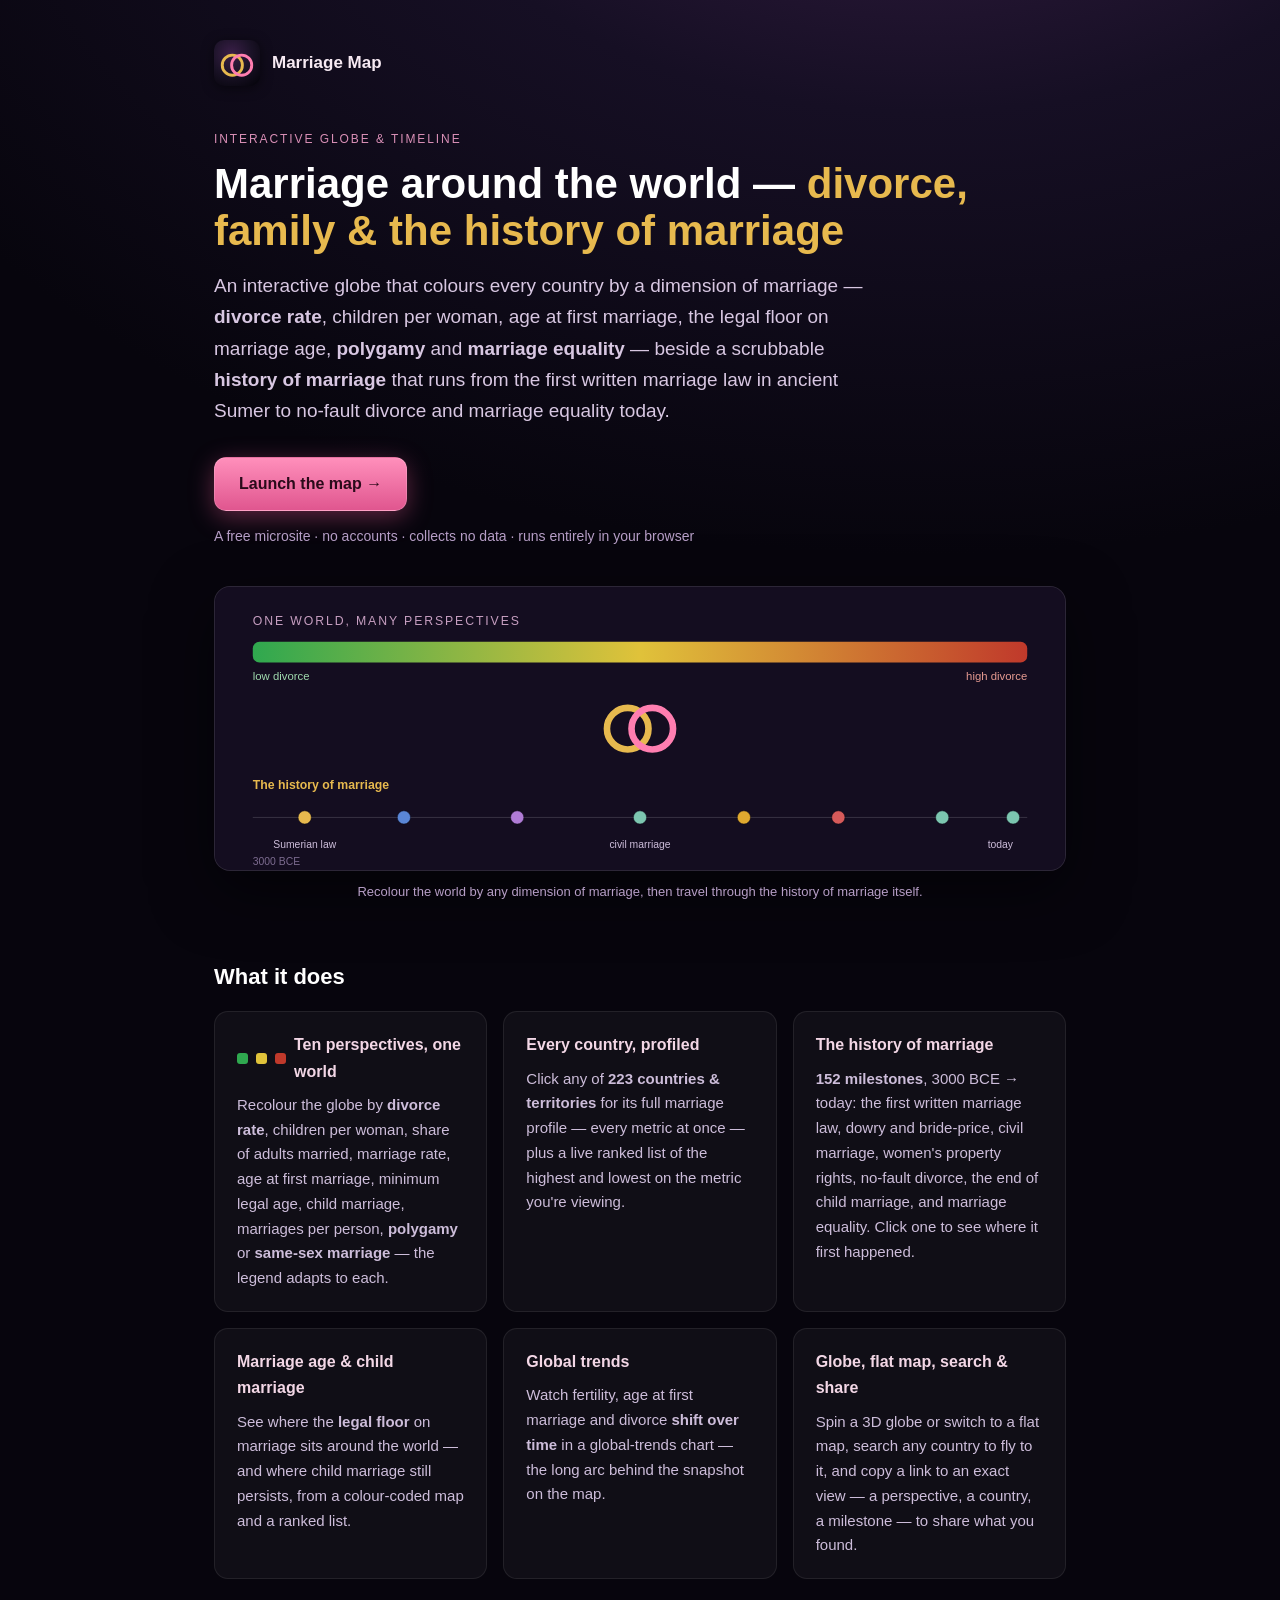
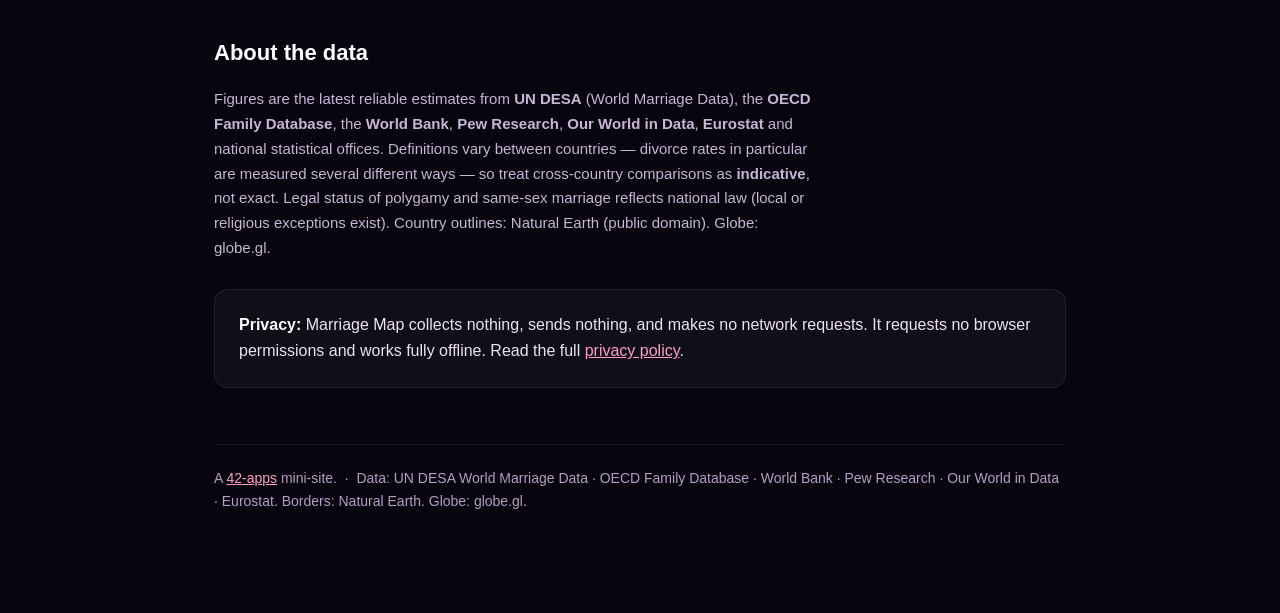
<file: index.html>
<!DOCTYPE html>
<html lang="en">
<head>
<meta charset="utf-8">
<meta name="viewport" content="width=device-width, initial-scale=1">
<title>Marriage Map — marriage, divorce &amp; family around the world</title>
<meta name="description" content="An interactive globe that colours every country by a dimension of marriage — divorce rate, children per woman, marriage age, polygamy, marriage equality — beside a scrubbable history of marriage from the first written marriage law to today. Private, runs in your browser.">
<link rel="icon" href="assets/icon.png">
<meta property="og:title" content="Marriage Map">
<meta property="og:description" content="Marriage, divorce &amp; family for every country on an interactive globe — plus the 5,000-year history of marriage.">
<meta property="og:type" content="website">
<style>
  :root { color-scheme: dark; }
  * { box-sizing: border-box; }
  body {
    margin: 0;
    font: 16px/1.65 -apple-system, BlinkMacSystemFont, "Segoe UI", Roboto, Helvetica, Arial, sans-serif;
    color: #ece3f2;
    background: radial-gradient(1200px 820px at 72% -12%, #3a1f48 0%, #160f24 46%, #07050d 100%);
    min-height: 100vh;
  }
  .wrap { max-width: 900px; margin: 0 auto; padding: 40px 24px 100px; }
  .top { display: flex; align-items: center; gap: 12px; margin: 0 0 44px; }
  .logo { width: 46px; height: 46px; filter: drop-shadow(0 2px 6px rgba(0,0,0,.5)); }
  .brandname { font-weight: 700; font-size: 17px; color: #f7eaf3; }
  .eyebrow { letter-spacing: .16em; text-transform: uppercase; font-size: 12px; color: #d98fb6; margin: 0 0 10px; }
  h1 { font-size: 42px; line-height: 1.12; margin: 0 0 16px; color: #fff; }
  h1 .gold { color: #e7b94e; }
  .lede { font-size: 19px; color: #d8c7e2; margin: 0 0 30px; max-width: 64ch; }
  a { color: #ff9ec6; }
  .ctas { display: flex; flex-wrap: wrap; gap: 12px; margin: 0 0 8px; align-items: center; }
  .cta {
    display: inline-flex; align-items: center; gap: 9px;
    background: linear-gradient(180deg, #ff8fbb, #e0568f);
    color: #2a0a1a; text-decoration: none; font-weight: 700;
    padding: 13px 24px; border-radius: 12px;
    border: 1px solid rgba(255,255,255,.16);
    box-shadow: 0 6px 24px rgba(224,86,143,.4);
  }
  .cta:hover { background: linear-gradient(180deg, #ffa6c9, #ff7eb0); }
  .note { color: #b69ec6; font-size: 14px; margin: 14px 0 0; }
  .hero { width: 100%; border-radius: 16px; margin: 38px 0 8px; border: 1px solid rgba(255,255,255,.1); box-shadow: 0 20px 60px rgba(0,0,0,.5); display: block; background: #140d20; }
  .herocap { color: #b69ec6; font-size: 13px; text-align: center; margin: 10px 0 0; }
  h2 { font-size: 22px; margin: 56px 0 16px; color: #fff; }
  .grid { display: grid; grid-template-columns: repeat(auto-fit, minmax(250px, 1fr)); gap: 16px; }
  .card { background: rgba(255,255,255,.04); border: 1px solid rgba(255,255,255,.08); border-radius: 14px; padding: 20px 22px; }
  .card h3 { margin: 0 0 8px; font-size: 16px; color: #f3d7e6; display: flex; align-items: center; gap: 8px; }
  .card p { margin: 0; color: #cdbdda; font-size: 15px; }
  .sw { width: 11px; height: 11px; border-radius: 3px; flex: none; }
  .data { color: #c7b6d6; font-size: 15px; max-width: 72ch; }
  .privacy { margin-top: 28px; background: rgba(255,255,255,.04); border: 1px solid rgba(255,255,255,.08); border-radius: 14px; padding: 22px 24px; }
  .privacy strong { color: #fff; }
  footer { margin-top: 56px; padding-top: 22px; border-top: 1px solid rgba(255,255,255,.08); color: #b69ec6; font-size: 14px; }
  footer a { color: #ff9ec6; }
</style>
</head>
<body>
<div class="wrap">
  <header class="top">
    <img class="logo" src="assets/logo.svg" alt="">
    <span class="brandname">Marriage Map</span>
  </header>

  <p class="eyebrow">Interactive globe &amp; timeline</p>
  <h1>Marriage around the world — <span class="gold">divorce, family &amp; the history of marriage</span></h1>
  <p class="lede">An interactive globe that colours every country by a dimension of marriage — <b>divorce rate</b>,
  children per woman, age at first marriage, the legal floor on marriage age, <b>polygamy</b> and <b>marriage
  equality</b> — beside a scrubbable <b>history of marriage</b> that runs from the first written marriage law in
  ancient Sumer to no-fault divorce and marriage equality today.</p>

  <div class="ctas">
    <a class="cta" href="app/marriage.html">Launch the map →</a>
  </div>
  <p class="note">A free microsite · no accounts · collects no data · runs entirely in your browser</p>

  <!-- hero: a perspective ramp above, a history timeline below -->
  <svg class="hero" viewBox="0 0 900 300" role="img" aria-label="A world coloured by divorce rate, above a timeline of the history of marriage.">
    <rect width="900" height="300" rx="16" fill="#140d20"/>
    <text x="40" y="40" fill="#c69ec0" font-size="13" letter-spacing="2" style="text-transform:uppercase">One world, many perspectives</text>
    <!-- divorce ramp -->
    <defs>
      <linearGradient id="ramp" x1="0" y1="0" x2="1" y2="0">
        <stop offset="0%" stop-color="#2fa84f"/><stop offset="50%" stop-color="#e0c23a"/><stop offset="100%" stop-color="#c0392b"/>
      </linearGradient>
    </defs>
    <rect x="40" y="58" width="820" height="22" rx="7" fill="url(#ramp)"/>
    <text x="40" y="98" fill="#9fd9ad" font-size="12">low divorce</text>
    <text x="860" y="98" fill="#e69a90" font-size="12" text-anchor="end">high divorce</text>
    <!-- interlocking rings -->
    <g transform="translate(450,150)" fill="none" stroke-width="7">
      <circle cx="-13" cy="0" r="22" stroke="#e7b94e"/>
      <circle cx="13" cy="0" r="22" stroke="#ff7eb0"/>
    </g>
    <!-- history timeline -->
    <text x="40" y="214" fill="#e7b94e" font-size="13" font-weight="600">The history of marriage</text>
    <line x1="40" y1="244" x2="860" y2="244" stroke="rgba(255,255,255,.16)"/>
    <g stroke="rgba(8,6,16,.5)">
      <circle cx="95"  cy="244" r="7" fill="#e7b94e"/>
      <circle cx="200" cy="244" r="7" fill="#5a86d6"/>
      <circle cx="320" cy="244" r="7" fill="#b07cd6"/>
      <circle cx="450" cy="244" r="7" fill="#7cc6b0"/>
      <circle cx="560" cy="244" r="7" fill="#e0a92f"/>
      <circle cx="660" cy="244" r="7" fill="#d65a5a"/>
      <circle cx="770" cy="244" r="7" fill="#7cc6b0"/>
      <circle cx="845" cy="244" r="7" fill="#7cc6b0"/>
    </g>
    <text x="95"  y="276" fill="#cdbdda" font-size="11" text-anchor="middle">Sumerian law</text>
    <text x="450" y="276" fill="#cdbdda" font-size="11" text-anchor="middle">civil marriage</text>
    <text x="845" y="276" fill="#cdbdda" font-size="11" text-anchor="end">today</text>
    <text x="40"  y="294" fill="#7c6b8f" font-size="11">3000 BCE</text>
  </svg>
  <p class="herocap">Recolour the world by any dimension of marriage, then travel through the history of marriage itself.</p>

  <h2>What it does</h2>
  <div class="grid">
    <div class="card"><h3><span class="sw" style="background:#2fa84f"></span><span class="sw" style="background:#e0c23a"></span><span class="sw" style="background:#c0392b"></span>Ten perspectives, one world</h3><p>Recolour the globe by <b>divorce rate</b>, children per woman, share of adults married, marriage rate, age at first marriage, minimum legal age, child marriage, marriages per person, <b>polygamy</b> or <b>same-sex marriage</b> — the legend adapts to each.</p></div>
    <div class="card"><h3>Every country, profiled</h3><p>Click any of <b>223 countries &amp; territories</b> for its full marriage profile — every metric at once — plus a live ranked list of the highest and lowest on the metric you're viewing.</p></div>
    <div class="card"><h3>The history of marriage</h3><p><b>152 milestones</b>, 3000 BCE → today: the first written marriage law, dowry and bride-price, civil marriage, women's property rights, no-fault divorce, the end of child marriage, and marriage equality. Click one to see where it first happened.</p></div>
    <div class="card"><h3>Marriage age &amp; child marriage</h3><p>See where the <b>legal floor</b> on marriage sits around the world — and where child marriage still persists, from a colour-coded map and a ranked list.</p></div>
    <div class="card"><h3>Global trends</h3><p>Watch fertility, age at first marriage and divorce <b>shift over time</b> in a global-trends chart — the long arc behind the snapshot on the map.</p></div>
    <div class="card"><h3>Globe, flat map, search &amp; share</h3><p>Spin a 3D globe or switch to a flat map, search any country to fly to it, and copy a link to an exact view — a perspective, a country, a milestone — to share what you found.</p></div>
  </div>

  <h2>About the data</h2>
  <p class="data">Figures are the latest reliable estimates from <b>UN DESA</b> (World Marriage Data), the
  <b>OECD Family Database</b>, the <b>World Bank</b>, <b>Pew Research</b>, <b>Our World in Data</b>, <b>Eurostat</b>
  and national statistical offices. Definitions vary between countries — divorce rates in particular are measured
  several different ways — so treat cross-country comparisons as <b>indicative</b>, not exact. Legal status of
  polygamy and same-sex marriage reflects national law (local or religious exceptions exist). Country outlines:
  Natural Earth (public domain). Globe: globe.gl.</p>

  <div class="privacy">
    <strong>Privacy:</strong> Marriage Map collects nothing, sends nothing, and makes no network requests. It
    requests no browser permissions and works fully offline. Read the full <a href="privacy.html">privacy policy</a>.
  </div>

  <footer>
    A <a href="https://42-apps.github.io/">42-apps</a> mini-site. &nbsp;·&nbsp; Data: UN DESA World Marriage Data ·
    OECD Family Database · World Bank · Pew Research · Our World in Data · Eurostat. Borders: Natural Earth. Globe: globe.gl.
  </footer>
</div>
</body>
</html>
</file>
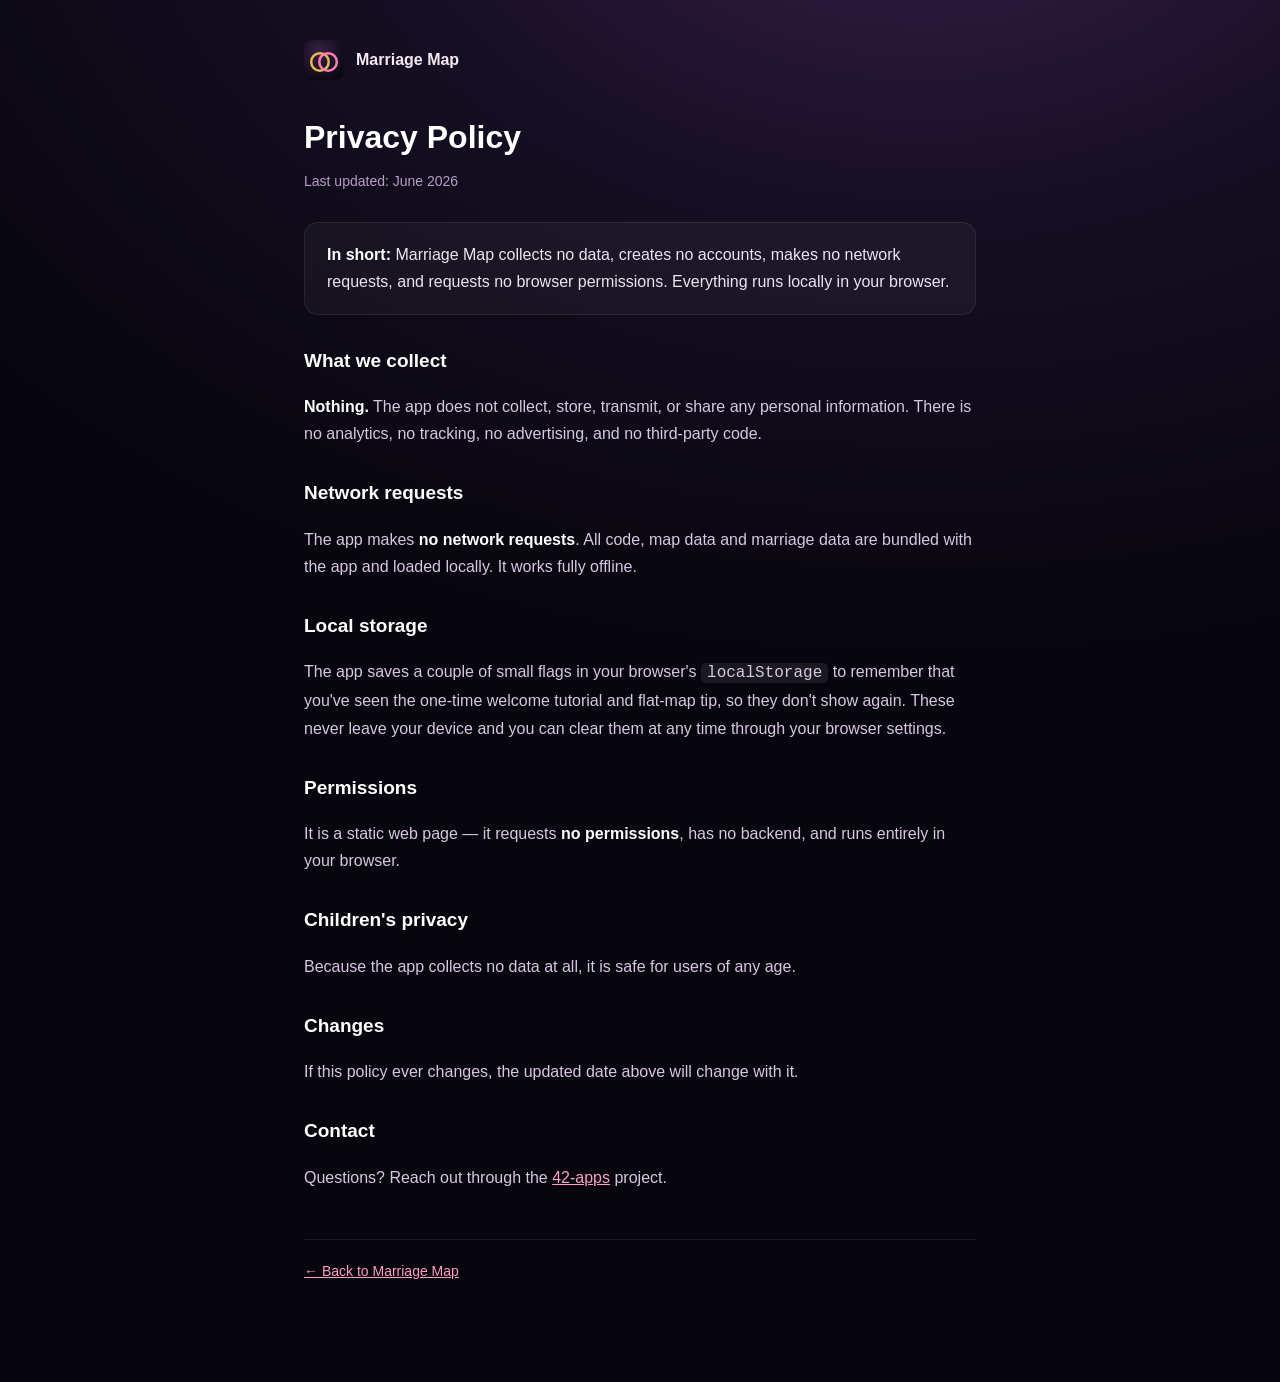
<file: privacy.html>
<!DOCTYPE html>
<html lang="en">
<head>
<meta charset="utf-8">
<meta name="viewport" content="width=device-width, initial-scale=1">
<title>Privacy Policy — Marriage Map</title>
<link rel="icon" href="assets/icon.png">
<style>
  :root { color-scheme: dark; }
  * { box-sizing: border-box; }
  body { margin: 0; font: 16px/1.7 -apple-system, BlinkMacSystemFont, "Segoe UI", Roboto, Helvetica, Arial, sans-serif;
    color: #ece3f2; background: radial-gradient(1200px 820px at 72% -12%, #3a1f48 0%, #160f24 46%, #07050d 100%); min-height: 100vh; }
  .wrap { max-width: 720px; margin: 0 auto; padding: 40px 24px 100px; }
  .top { display: flex; align-items: center; gap: 12px; margin: 0 0 30px; }
  .logo { width: 40px; height: 40px; }
  .brandname { font-weight: 700; font-size: 16px; color: #f7eaf3; }
  h1 { font-size: 32px; margin: 0 0 6px; color: #fff; }
  .updated { color: #b69ec6; font-size: 14px; margin: 0 0 28px; }
  h2 { font-size: 19px; margin: 30px 0 10px; color: #fff; }
  p, li { color: #d8c7e2; }
  a { color: #ff9ec6; }
  strong { color: #fff; }
  code { background: rgba(255,255,255,.08); padding: 1px 6px; border-radius: 5px; }
  .box { background: rgba(255,255,255,.04); border: 1px solid rgba(255,255,255,.08); border-radius: 14px; padding: 18px 22px; margin: 18px 0; }
  footer { margin-top: 48px; padding-top: 20px; border-top: 1px solid rgba(255,255,255,.08); color: #b69ec6; font-size: 14px; }
  footer a { color: #ff9ec6; }
</style>
</head>
<body>
<div class="wrap">
  <header class="top">
    <img class="logo" src="assets/logo.svg" alt="">
    <span class="brandname">Marriage Map</span>
  </header>

  <h1>Privacy Policy</h1>
  <p class="updated">Last updated: June 2026</p>

  <div class="box">
    <strong>In short:</strong> Marriage Map collects no data, creates no accounts, makes no network requests, and
    requests no browser permissions. Everything runs locally in your browser.
  </div>

  <h2>What we collect</h2>
  <p><strong>Nothing.</strong> The app does not collect, store, transmit, or share any personal information.
  There is no analytics, no tracking, no advertising, and no third-party code.</p>

  <h2>Network requests</h2>
  <p>The app makes <strong>no network requests</strong>. All code, map data and marriage data are bundled with the
  app and loaded locally. It works fully offline.</p>

  <h2>Local storage</h2>
  <p>The app saves a couple of small flags in your browser's <code>localStorage</code> to remember that you've seen
  the one-time welcome tutorial and flat-map tip, so they don't show again. These never leave your device and you
  can clear them at any time through your browser settings.</p>

  <h2>Permissions</h2>
  <p>It is a static web page — it requests <strong>no permissions</strong>, has no backend, and runs entirely in
  your browser.</p>

  <h2>Children's privacy</h2>
  <p>Because the app collects no data at all, it is safe for users of any age.</p>

  <h2>Changes</h2>
  <p>If this policy ever changes, the updated date above will change with it.</p>

  <h2>Contact</h2>
  <p>Questions? Reach out through the <a href="https://github.com/42-apps">42-apps</a> project.</p>

  <footer>
    <a href="index.html">← Back to Marriage Map</a>
  </footer>
</div>
</body>
</html>
</file>
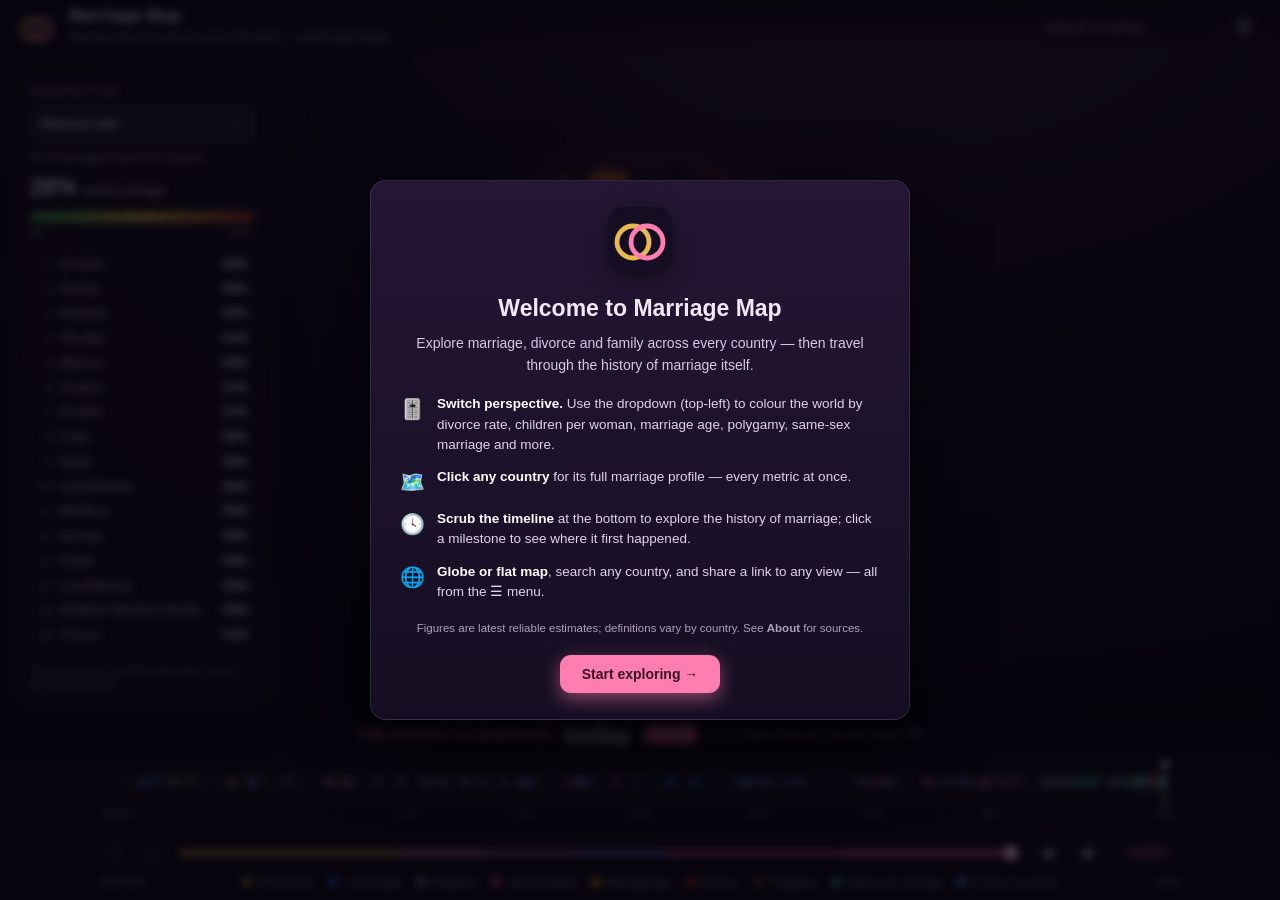
<file: app/marriage.html>
<!DOCTYPE html>
<html lang="en">
<head>
<meta charset="utf-8">
<meta name="viewport" content="width=device-width, initial-scale=1">
<title>Marriage Map — marriage & divorce around the world</title>
<link rel="stylesheet" href="marriage.css?v=1">
</head>
<body>
  <!-- ===== Header ===== -->
  <header id="topbar">
    <div class="brand">
      <svg class="logo" viewBox="0 0 32 32" aria-hidden="true">
        <circle cx="12.5" cy="17.5" r="8" fill="none" stroke="#e7b94e" stroke-width="2.4"/>
        <circle cx="19.5" cy="17.5" r="8" fill="none" stroke="#ff7eb0" stroke-width="2.4"/>
      </svg>
      <div class="brand-txt">
        <span class="brand-name">Marriage Map</span>
        <span class="brand-sub">Marriage, divorce &amp; family across the world — and through history</span>
      </div>
    </div>
    <div class="tools">
      <div id="searchWrap">
        <input id="search" type="text" placeholder="Search a country…" autocomplete="off" spellcheck="false" aria-label="Search a country">
        <div id="searchResults" class="hidden"></div>
      </div>
      <button id="menuBtn" title="Menu" aria-label="Menu">☰</button>
      <div id="menu" class="hidden">
        <button class="mi" id="miView"><span class="mi-ic">🗺</span><span class="mi-tx">Flat map</span></button>
        <button class="mi" id="miShare"><span class="mi-ic">🔗</span><span class="mi-tx">Share this view</span></button>
        <div class="mi-sep"></div>
        <button class="mi mi-globe" id="miSpin"><span class="mi-ic">⟳</span><span class="mi-tx">Auto-rotate</span><span class="mi-state">On</span></button>
        <button class="mi" id="miReset"><span class="mi-ic">⤢</span><span class="mi-tx">Reset view</span></button>
        <button class="mi" id="miFull"><span class="mi-ic">⛶</span><span class="mi-tx">Fullscreen</span></button>
        <div class="mi-sep"></div>
        <button class="mi" id="miTrend"><span class="mi-ic">📈</span><span class="mi-tx">Global trends over time</span></button>
        <button class="mi" id="miHelp"><span class="mi-ic">?</span><span class="mi-tx">How to use</span></button>
        <button class="mi" id="miAbout"><span class="mi-ic">ℹ</span><span class="mi-tx">About &amp; sources</span></button>
      </div>
    </div>
  </header>

  <!-- ===== Map ===== -->
  <div id="globeViz"></div>
  <svg id="flatViz" class="hidden" preserveAspectRatio="xMidYMid meet" xmlns="http://www.w3.org/2000/svg"></svg>
  <div id="tooltip" class="hidden"></div>
  <div id="toast" class="hidden"></div>

  <!-- ===== Left: perspective + legend + ranking ===== -->
  <div id="legendBox">
    <div class="gb-cap">Perspective</div>
    <select id="perspective" aria-label="Choose a marriage perspective"></select>
    <div class="persp-desc" id="perspDesc">—</div>
    <div class="gb-stat"><span id="gbStat">—</span> <small id="gbStatLabel">world average</small></div>
    <div class="legend" id="legend"></div>
    <div class="gb-rows" id="gbRows"></div>
    <div class="gb-note">Click a country for all its marriage data &middot; figures are latest estimates</div>
  </div>

  <!-- ===== Right: country detail ===== -->
  <div id="detailCard" class="hidden">
    <button class="card-close" id="detailClose" title="Close">×</button>
    <div class="detail-head"><span id="detailFlag" class="detail-flag">🏳️</span>
      <div><div id="detailName" class="detail-name">—</div><div id="detailSub" class="detail-sub"></div></div>
    </div>
    <div id="detailMetrics"></div>
    <div id="detailNote" class="detail-note"></div>
  </div>

  <!-- ===== Right: history event ===== -->
  <div id="eventCard" class="hidden">
    <button class="card-close" id="eventClose" title="Close">×</button>
    <div class="ev-top">
      <div class="ev-cat"><span class="ev-cat-dot" id="evCatDot"></span><span id="evCat">—</span></div>
      <div class="ev-title" id="evTitle">—</div>
      <div class="ev-meta" id="evMeta">—</div>
      <p class="ev-blurb" id="evBlurb">—</p>
    </div>
    <div class="ev-src" id="evSrcWrap">
      <div class="ev-src-cap">Sources</div>
      <div id="evSrc"></div>
    </div>
  </div>

  <!-- ===== Bottom: history-of-marriage timeline ===== -->
  <div id="timebar">
    <div class="tl-readhead">
      <span class="tl-title">The history of marriage</span>
      <span id="eraLabel" class="era-label">today</span>
      <span id="eraBadge" class="era-badge era-contemporary">contemporary</span>
      <span id="eraStat" class="tt-sub"></span>
    </div>
    <svg id="tlChart" viewBox="0 0 1000 74" preserveAspectRatio="none"></svg>
    <div class="slider-row">
      <button id="prevEra" class="step" title="Back (←)">‹</button>
      <button id="nextEra" class="step" title="Forward (→)">›</button>
      <input id="timeSlider" type="range" min="0" max="18" value="18" step="1" aria-label="Time">
      <button id="playRevBtn" class="play" title="Play backward">◀</button>
      <button id="playBtn" class="play" title="Play forward">▶</button>
      <button id="nowBtn" class="nowbtn" title="Jump to today">today</button>
    </div>
    <div class="time-ends"><span>3000 BCE</span><span id="tlKey" class="tl-trackkey"></span><span>today</span></div>
  </div>

  <!-- ===== About ===== -->
  <div id="aboutOverlay" class="hidden">
    <div class="about-box">
      <button id="aboutClose" class="about-close" title="Close">×</button>
      <h2>Marriage Map</h2>
      <p>An interactive map of marriage around the world — and a timeline of marriage through history.
      Colour the globe by any <b>perspective</b>: divorce rate, children per woman, share of adults married,
      marriage rate, age at marriage, the minimum legal age, child marriage, polygamy, or same-sex marriage.
      Click any country for its full marriage profile.</p>
      <p>Below, scrub the <b>history of marriage</b> — from the earliest recorded marriage law in Mesopotamia
      to civil marriage, women's property rights, no-fault divorce and marriage equality — and see where each
      milestone first happened.</p>
      <p class="about-cav"><b>Please read:</b> figures are the latest reliable estimates and definitions vary
      between countries (e.g. “divorce rate” can be measured several ways). Treat cross-country comparisons as
      indicative, not exact.</p>
      <p class="about-src">Sources: UN DESA (World Marriage Data) · OECD Family Database · World Bank ·
      Pew Research · Our World in Data · Eurostat &amp; national statistics. Borders: Natural Earth. Globe: globe.gl.</p>
    </div>
  </div>

  <!-- ===== First-run tutorial ===== -->
  <div id="tutorial" class="hidden">
    <div class="tut-box">
      <svg class="tut-logo" viewBox="0 0 32 32" aria-hidden="true" style="background:#150e22">
        <circle cx="12.5" cy="17.5" r="8" fill="none" stroke="#e7b94e" stroke-width="2.4"/>
        <circle cx="19.5" cy="17.5" r="8" fill="none" stroke="#ff7eb0" stroke-width="2.4"/>
      </svg>
      <h2>Welcome to Marriage Map</h2>
      <p class="tut-lead">Explore marriage, divorce and family across every country — then travel through the history of marriage itself.</p>
      <div class="tut-steps">
        <div class="tut-step"><span class="tut-ic">🎚️</span><div><b>Switch perspective.</b> Use the dropdown (top-left) to colour the world by divorce rate, children per woman, marriage age, polygamy, same-sex marriage and more.</div></div>
        <div class="tut-step"><span class="tut-ic">🗺️</span><div><b>Click any country</b> for its full marriage profile — every metric at once.</div></div>
        <div class="tut-step"><span class="tut-ic">🕓</span><div><b>Scrub the timeline</b> at the bottom to explore the history of marriage; click a milestone to see where it first happened.</div></div>
        <div class="tut-step"><span class="tut-ic">🌐</span><div><b>Globe or flat map</b>, search any country, and share a link to any view — all from the ☰ menu.</div></div>
      </div>
      <p class="tut-cav">Figures are latest reliable estimates; definitions vary by country. See <b>About</b> for sources.</p>
      <button id="tutStart" class="tut-btn">Start exploring →</button>
    </div>
  </div>

  <!-- ===== Flat-map tip ===== -->
  <div id="flatTip" class="hidden">
    <div class="tut-box">
      <h2>🗺️ The flat map</h2>
      <p class="tut-lead">The same data as the globe — every country coloured by the chosen perspective — on a flat map.</p>
      <div class="tut-steps">
        <div class="tut-step"><span class="tut-ic">🔍</span><div><b>Zoom &amp; pan.</b> Scroll to zoom, drag to move; recentre via ☰ → <b>Reset view</b>.</div></div>
        <div class="tut-step"><span class="tut-ic">👆</span><div><b>Hover</b> for the value; <b>click</b> a country for its full profile, or a <b>pin</b> for a history milestone.</div></div>
      </div>
      <button id="ftStart" class="tut-btn">Got it</button>
    </div>
  </div>

  <!-- ===== Global trends overlay ===== -->
  <div id="trendOverlay" class="hidden">
    <div class="trend-box">
      <button id="trendClose" class="about-close" title="Close">×</button>
      <h2>Global trends over time</h2>
      <p class="trend-sub">How marriage has changed worldwide over the last century.</p>
      <div id="wtChart"></div>
      <div id="wtLegend" class="wt-legend"></div>
      <p class="wt-cav">Global / representative-developed-world averages; illustrative. Fertility has roughly halved since 1950; age at first marriage and the divorce rate have risen across much of the world.</p>
    </div>
  </div>

  <script src="lib/globe.gl.min.js"></script>
  <script src="lib/polygon-clipping.js"></script>
  <script src="data/history.js?v=2"></script>
  <script src="data/marriage-data.js?v=2"></script>
  <script src="marriage.js?v=1"></script>
</body>
</html>
</file>
<file: app/marriage.css>
/* Marriage Map — full-tab globe + perspectives + history timeline */
:root{
  --bg:#0c0a16; --panel:rgba(26,18,38,.82); --line:rgba(255,255,255,.10);
  --txt:#f0e8f4; --muted:#b09ec0; --accent:#ff7eb0;
  --e-ancient:#b08a3a; --e-classical:#b06a8a; --e-medieval:#8a4f8a;
  --e-earlymodern:#6a5ab0; --e-modern:#c0468f; --e-contemporary:#e0568f;
}
*{box-sizing:border-box}
html,body{margin:0;height:100%}
body{
  background:radial-gradient(1200px 820px at 70% -10%,#3a1f48 0%,#1a1226 45%,#08060f 100%);
  color:var(--txt); font:14px/1.5 -apple-system,BlinkMacSystemFont,"Segoe UI",Roboto,Helvetica,Arial,sans-serif;
  overflow:hidden; user-select:none;
}
.hidden{display:none !important}

/* ---- header ---- */
#topbar{position:fixed; top:0; left:0; right:0; height:54px; z-index:30; display:flex; align-items:center; justify-content:space-between; padding:0 16px;
  background:linear-gradient(180deg,rgba(12,10,22,.92),rgba(12,10,22,0))}
.brand{display:flex; align-items:center; gap:11px}
.logo{width:42px; height:42px; filter:drop-shadow(0 2px 6px rgba(0,0,0,.55))}
.brand-name{font-weight:700; font-size:17px; letter-spacing:.2px; display:block; line-height:1.1}
.brand-sub{font-size:11px; color:var(--muted)}
.tools{position:relative; display:flex; align-items:center; gap:8px}
#searchWrap{position:relative}
#search{width:184px; height:38px; padding:0 12px; border-radius:10px; font-size:13px; background:var(--panel); color:var(--txt); border:1px solid var(--line); outline:none}
#search::placeholder{color:var(--muted)}
#search:focus{border-color:var(--accent); background:rgba(40,26,52,.92); width:208px}
#searchResults{position:absolute; top:44px; right:0; width:248px; max-height:320px; overflow:auto; padding:5px; z-index:50;
  background:var(--panel); border:1px solid var(--line); border-radius:11px; backdrop-filter:blur(10px); box-shadow:0 14px 40px rgba(0,0,0,.5)}
.sr-item{display:flex; align-items:center; gap:9px; padding:8px 10px; border-radius:7px; font-size:13px; cursor:pointer}
.sr-item:hover,.sr-item.sel{background:rgba(255,255,255,.1)}
.sr-flag{font-size:15px; flex:none}
.sr-none{padding:9px 10px; color:var(--muted); font-size:12.5px}
#menuBtn{width:40px; height:40px; flex:none; border-radius:10px; cursor:pointer; font-size:18px; line-height:1; background:var(--panel); color:var(--txt); border:1px solid var(--line)}
#menuBtn:hover{background:rgba(60,40,80,.85)}
#menu{position:absolute; top:48px; right:0; width:230px; padding:6px; border-radius:13px; z-index:50; background:var(--panel); border:1px solid var(--line); backdrop-filter:blur(10px); box-shadow:0 16px 44px rgba(0,0,0,.55); display:flex; flex-direction:column; gap:2px}
.mi{display:flex; align-items:center; gap:10px; width:100%; padding:9px 11px; border:none; border-radius:8px; background:transparent; color:var(--txt); font:inherit; font-size:13px; cursor:pointer; text-align:left}
.mi:hover{background:rgba(255,255,255,.09)}
.mi.on .mi-tx{color:var(--accent)}
.mi-ic{width:18px; text-align:center; font-size:14px; flex:none}
.mi-tx{flex:1}
.mi-state{font-size:11px; color:var(--muted); font-weight:600}
.mi-sep{height:1px; background:var(--line); margin:4px 6px}

#toast{position:fixed; left:50%; bottom:170px; transform:translateX(-50%); z-index:60; padding:10px 16px; border-radius:10px; font-size:13px; font-weight:600;
  background:rgba(26,18,38,.97); color:#f5eafb; border:1px solid var(--line); box-shadow:0 10px 30px rgba(0,0,0,.5)}

/* ---- map ---- */
#globeViz{position:fixed; inset:54px 0 188px 0}
#flatViz{position:fixed; inset:54px 0 188px 0; z-index:1; cursor:grab}
.flat-ocean{fill:rgba(28,18,44,.45)}
.flat-cell{pointer-events:none}
.flat-hit{fill:transparent; pointer-events:all; stroke:rgba(8,6,16,.55); stroke-width:0.7; cursor:pointer}
.flat-hit:hover{stroke:#fff; stroke-width:1.4}
.flat-hit.sel{stroke:#fff; stroke-width:2.2}
.flat-pin{cursor:pointer}

/* ---- tooltip ---- */
#tooltip{position:absolute; z-index:40; pointer-events:none; transform:translate(14px,14px); min-width:170px; max-width:250px; padding:9px 11px; border-radius:11px;
  background:var(--panel); backdrop-filter:blur(7px); border:1px solid var(--line); box-shadow:0 8px 28px rgba(0,0,0,.45)}
.tt-head{display:flex; align-items:center; gap:7px; margin-bottom:6px}
.tt-flag{font-size:15px}
.tt-name{font-weight:600; flex:1; white-space:nowrap; overflow:hidden; text-overflow:ellipsis}
.tt-val{font-size:13px; margin-bottom:3px}
.tt-val b{font-size:16px; font-variant-numeric:tabular-nums}
.tt-sub{font-size:11.5px; color:var(--muted)}
.tt-nd{color:var(--muted); font-size:12px; font-style:italic}

/* ---- left panel: perspective + legend + ranked list ---- */
#legendBox{position:fixed; left:14px; top:70px; z-index:25; width:256px; padding:13px 15px; border-radius:14px; background:var(--panel);
  border:1px solid var(--line); backdrop-filter:blur(8px); box-shadow:0 10px 34px rgba(0,0,0,.45); display:flex; flex-direction:column; max-height:calc(100vh - 264px); overflow:hidden}
.gb-cap{font-size:10.5px; letter-spacing:.14em; text-transform:uppercase; color:var(--muted); margin-bottom:6px}
#perspective{width:100%; height:36px; padding:0 10px; border-radius:9px; font:inherit; font-size:13.5px; font-weight:600; color:var(--txt);
  background:rgba(255,255,255,.06); border:1px solid var(--line); outline:none; cursor:pointer; -webkit-appearance:none; appearance:none;
  background-image:url("data:image/svg+xml;utf8,<svg xmlns='http://www.w3.org/2000/svg' width='12' height='12' viewBox='0 0 12 12'><path d='M3 4.5l3 3 3-3' stroke='%23b09ec0' stroke-width='1.5' fill='none'/></svg>"); background-repeat:no-repeat; background-position:right 11px center}
#perspective option{background:#1a1226; color:var(--txt)}
.persp-desc{font-size:11.5px; color:var(--muted); margin:7px 0 10px; line-height:1.45}
.gb-stat{font-size:23px; font-weight:800; letter-spacing:.3px; font-variant-numeric:tabular-nums; line-height:1.1}
.gb-stat small{font-size:12px; font-weight:600; color:var(--muted); letter-spacing:0}
.legend{margin:11px 0 4px}
.ramp-bar{height:10px; border-radius:5px; box-shadow:inset 0 0 0 1px rgba(0,0,0,.3)}
.ramp-ends{display:flex; justify-content:space-between; font-size:9.5px; color:var(--muted); margin-top:3px; font-variant-numeric:tabular-nums}
.cat-legend{display:flex; flex-direction:column; gap:5px}
.cat-row{display:flex; align-items:center; gap:8px; font-size:12px; color:#dcd0e8}
.cat-sw{width:12px; height:12px; border-radius:3px; flex:none; box-shadow:0 0 0 1px rgba(0,0,0,.3)}
.gb-rows{flex:1 1 auto; min-height:60px; overflow-y:auto; overscroll-behavior:contain; margin:9px 0 2px}
.gb-rows::-webkit-scrollbar{width:7px}
.gb-rows::-webkit-scrollbar-thumb{background:rgba(255,255,255,.16); border-radius:4px}
.gb-row{display:flex; align-items:center; gap:8px; font-size:12.5px; padding:3px 6px; border-radius:6px; cursor:pointer}
.gb-row:hover{background:rgba(255,255,255,.07)}
.gb-rank{width:16px; color:var(--muted); font-size:11px; flex:none; text-align:right}
.gb-sw{width:9px; height:9px; border-radius:2px; flex:none}
.gb-l{flex:1; color:#dcd0e8; white-space:nowrap; overflow:hidden; text-overflow:ellipsis}
.gb-v{color:#fff; font-variant-numeric:tabular-nums; font-weight:600}
.gb-note{margin-top:8px; font-size:9.5px; color:#8a7ca0; letter-spacing:.02em}
#legendBox > *:not(.gb-rows){flex:0 0 auto}

/* ---- country detail card (right) ---- */
#detailCard{position:fixed; right:14px; top:70px; z-index:35; width:296px; padding:16px 16px 14px; border-radius:14px; background:var(--panel);
  border:1px solid var(--line); backdrop-filter:blur(9px); box-shadow:0 12px 40px rgba(0,0,0,.5); max-height:calc(100vh - 210px); overflow:auto}
.card-close{position:absolute; top:8px; right:9px; width:24px; height:24px; border:none; border-radius:7px; background:transparent; color:var(--muted); font-size:18px; cursor:pointer}
.card-close:hover{background:rgba(255,255,255,.08); color:#fff}
.detail-head{display:flex; align-items:center; gap:11px; margin-bottom:13px}
.detail-flag{font-size:26px}
.detail-name{font-weight:700; font-size:16px}
.detail-sub{font-size:11.5px; color:var(--muted)}
.mrow{display:flex; align-items:center; gap:9px; padding:6px 4px; border-top:1px solid rgba(255,255,255,.06); font-size:12.5px}
.mrow:first-child{border-top:none}
.mrow .m-sw{width:9px; height:9px; border-radius:50%; flex:none}
.mrow .m-l{flex:1; color:#cfc2e0}
.mrow .m-v{color:#fff; font-weight:700; font-variant-numeric:tabular-nums}
.mrow.active{background:rgba(255,255,255,.06); border-radius:6px}
.mrow.active .m-l{color:#fff}
.detail-note{margin-top:11px; padding-top:10px; border-top:1px solid var(--line); font-size:11px; line-height:1.55; color:#c2b3d6}

/* ---- history event card (right) ---- */
#eventCard{position:fixed; right:14px; top:70px; z-index:36; width:320px; border-radius:14px; background:var(--panel);
  border:1px solid var(--line); backdrop-filter:blur(9px); box-shadow:0 12px 44px rgba(0,0,0,.55); max-height:calc(100vh - 210px); overflow:auto}
.ev-top{padding:16px 16px 14px}
.ev-cat{display:inline-flex; align-items:center; gap:6px; font-size:10.5px; letter-spacing:.06em; text-transform:uppercase; color:var(--muted); margin-bottom:7px}
.ev-cat .ev-cat-dot{width:9px; height:9px; border-radius:50%; flex:none}
.ev-title{font-weight:800; font-size:18px; line-height:1.2; padding-right:22px}
.ev-meta{font-size:12px; color:var(--muted); margin-top:4px}
.ev-blurb{font-size:13.5px; line-height:1.6; color:#e2d6ee; margin:12px 0 0}
.ev-src{margin-top:13px; padding-top:11px; border-top:1px solid var(--line)}
.ev-src-cap{font-size:10px; letter-spacing:.1em; text-transform:uppercase; color:var(--muted); margin-bottom:6px}
.ev-tag{display:inline-block; font-size:10.5px; color:#cfc2e0; background:rgba(255,255,255,.07); border:1px solid var(--line); border-radius:20px; padding:3px 9px; margin:0 5px 5px 0}

/* ====================== history timeline (bottom) ====================== */
#timebar{position:fixed; left:0; right:0; bottom:0; z-index:30; padding:8px 0 10px;
  background:linear-gradient(0deg,rgba(12,10,22,.97) 60%,rgba(12,10,22,0)); display:flex; flex-direction:column; align-items:center; gap:5px}
.tl-readhead{display:flex; align-items:center; gap:12px; justify-content:center; flex-wrap:wrap}
.tl-title{font-size:13px; font-weight:700; letter-spacing:.04em; color:var(--accent); text-transform:uppercase}
.era-label{font-size:24px; font-weight:800; letter-spacing:.5px; font-variant-numeric:tabular-nums}
.era-badge{font-size:10px; letter-spacing:.12em; text-transform:uppercase; padding:2px 8px; border-radius:20px; color:#fff}
.era-ancient{background:var(--e-ancient)} .era-classical{background:var(--e-classical)} .era-medieval{background:var(--e-medieval)}
.era-earlymodern{background:var(--e-earlymodern)} .era-modern{background:var(--e-modern)} .era-contemporary{background:var(--e-contemporary)}
#tlChart{width:min(1080px,94vw); height:74px; cursor:pointer; touch-action:none}
#tlChart text{font-family:inherit}
.tl-axis{stroke:rgba(255,255,255,.16)}
.tl-tick{fill:#9b8ab0; font-size:9px}
.tl-dot{cursor:pointer; transition:r .1s}
.tl-dot:hover{stroke:#fff; stroke-width:2}
.tl-dot.sel{stroke:#fff; stroke-width:2.5}
.tl-playhead{stroke:#fff; stroke-width:1.5; opacity:.9}
.tl-playhead-grip{fill:#fff}
.tl-trackkey{display:flex; gap:12px 14px; flex-wrap:wrap; justify-content:center; font-size:11px; color:var(--muted)}
.tk{display:inline-flex; align-items:center; gap:6px}
.tk-sw{width:10px; height:10px; border-radius:50%}

.slider-row{display:flex; align-items:center; gap:10px; width:min(1080px,94vw)}
.slider-row .step,.slider-row .play{flex:none; border-radius:50%; cursor:pointer; line-height:1; background:var(--panel); color:var(--txt); border:1px solid var(--line)}
.slider-row .step{width:28px; height:28px; font-size:18px; color:var(--muted)}
.slider-row .play{width:32px; height:32px; font-size:13px; font-weight:700}
.slider-row .step:hover,.slider-row .play:hover{background:rgba(60,40,80,.9); border-color:var(--accent); color:#fff}
.slider-row .play.on{background:var(--accent); border-color:#ffc0db; color:#3a1024; box-shadow:0 0 0 3px rgba(255,126,176,.3), 0 0 14px rgba(255,126,176,.6)}
.nowbtn{height:30px; padding:0 12px; flex:none; border-radius:15px; cursor:pointer; font-size:11px; font-weight:700; letter-spacing:.04em; text-transform:uppercase; background:var(--panel); color:var(--accent); border:1px solid var(--line)}
.nowbtn:hover{background:var(--accent); color:#3a1024; border-color:#ffc0db}
#timeSlider{flex:1; -webkit-appearance:none; appearance:none; height:6px; border-radius:6px; outline:none;
  background:linear-gradient(90deg,var(--e-ancient) 0%,var(--e-ancient) 26%,var(--e-classical) 26%,var(--e-classical) 37%,var(--e-medieval) 37%,var(--e-medieval) 47%,var(--e-earlymodern) 47%,var(--e-earlymodern) 58%,var(--e-modern) 58%,var(--e-modern) 79%,var(--e-contemporary) 79%,var(--e-contemporary) 100%)}
#timeSlider::-webkit-slider-thumb{-webkit-appearance:none; width:16px; height:16px; border-radius:50%; background:#fff; border:2px solid var(--accent); cursor:pointer; box-shadow:0 2px 6px rgba(0,0,0,.5)}
#timeSlider::-moz-range-thumb{width:16px; height:16px; border-radius:50%; background:#fff; border:2px solid var(--accent); cursor:pointer}
.time-ends{display:flex; justify-content:space-between; width:min(1080px,94vw); font-size:10px; color:var(--muted)}

/* ---- overlays ---- */
#aboutOverlay,#tutorial,#flatTip,#trendOverlay{position:fixed; inset:0; z-index:70; display:flex; align-items:center; justify-content:center; background:rgba(6,4,12,.74); backdrop-filter:blur(4px)}
.about-box,.tut-box,.trend-box{position:relative; width:min(580px,92vw); max-height:88vh; overflow:auto; padding:26px 28px; border-radius:16px; background:#1a1226; border:1px solid var(--line); box-shadow:0 24px 70px rgba(0,0,0,.6)}
.about-box h2,.trend-box h2{margin:0 0 12px; font-size:22px}
.about-box p{margin:0 0 12px; color:#d6c8e6; line-height:1.6}
.about-cav{font-size:13px; color:#c6b6da !important}
.about-src{font-size:11.5px; color:var(--muted) !important}
.about-close{position:absolute; top:12px; right:14px; width:28px; height:28px; border:none; border-radius:8px; background:transparent; color:var(--muted); font-size:20px; cursor:pointer}
.about-close:hover{background:rgba(255,255,255,.08); color:#fff}
.tut-box{width:min(540px,92vw); text-align:center; background:linear-gradient(180deg,#241634,#150e22)}
.tut-logo{width:64px; height:64px; border-radius:16px; box-shadow:0 6px 20px rgba(0,0,0,.5); margin-bottom:14px}
.tut-box h2{margin:0 0 8px; font-size:23px}
.tut-lead{margin:0 0 18px; color:#d6c8e6; line-height:1.55}
.tut-steps{display:flex; flex-direction:column; gap:12px; text-align:left; margin-bottom:18px}
.tut-step{display:flex; gap:12px; align-items:flex-start; font-size:13.5px; line-height:1.5; color:#e0d2ee}
.tut-step b{color:#fff}
.tut-ic{font-size:20px; flex:none; width:26px; text-align:center}
.tut-cav{font-size:11.5px; color:var(--muted); line-height:1.5; margin:0 0 18px}
.tut-btn{padding:11px 22px; border:none; border-radius:11px; cursor:pointer; font-size:14px; font-weight:700; background:var(--accent); color:#3a1024; box-shadow:0 6px 18px rgba(255,126,176,.5)}
.tut-btn:hover{background:#ff96c2}
.trend-sub{margin:0 0 14px; font-size:12.5px; color:var(--muted)}
.wt-svg{width:100%; height:auto; display:block; border-radius:8px; background:rgba(0,0,0,.22)}
.wt-legend{display:flex; flex-wrap:wrap; gap:8px 14px; margin-top:14px}
.wt-li{display:flex; align-items:center; gap:6px; font-size:12px; color:#d6c8e6}
.wt-sw{width:11px; height:11px; border-radius:3px}
.wt-cav{margin:14px 0 0; font-size:11px; color:#8a7ca0; line-height:1.5}

@media (max-width:760px){ #legendBox{width:208px} #detailCard,#eventCard{width:min(320px,92vw)} .brand-sub{display:none} }
</file>
